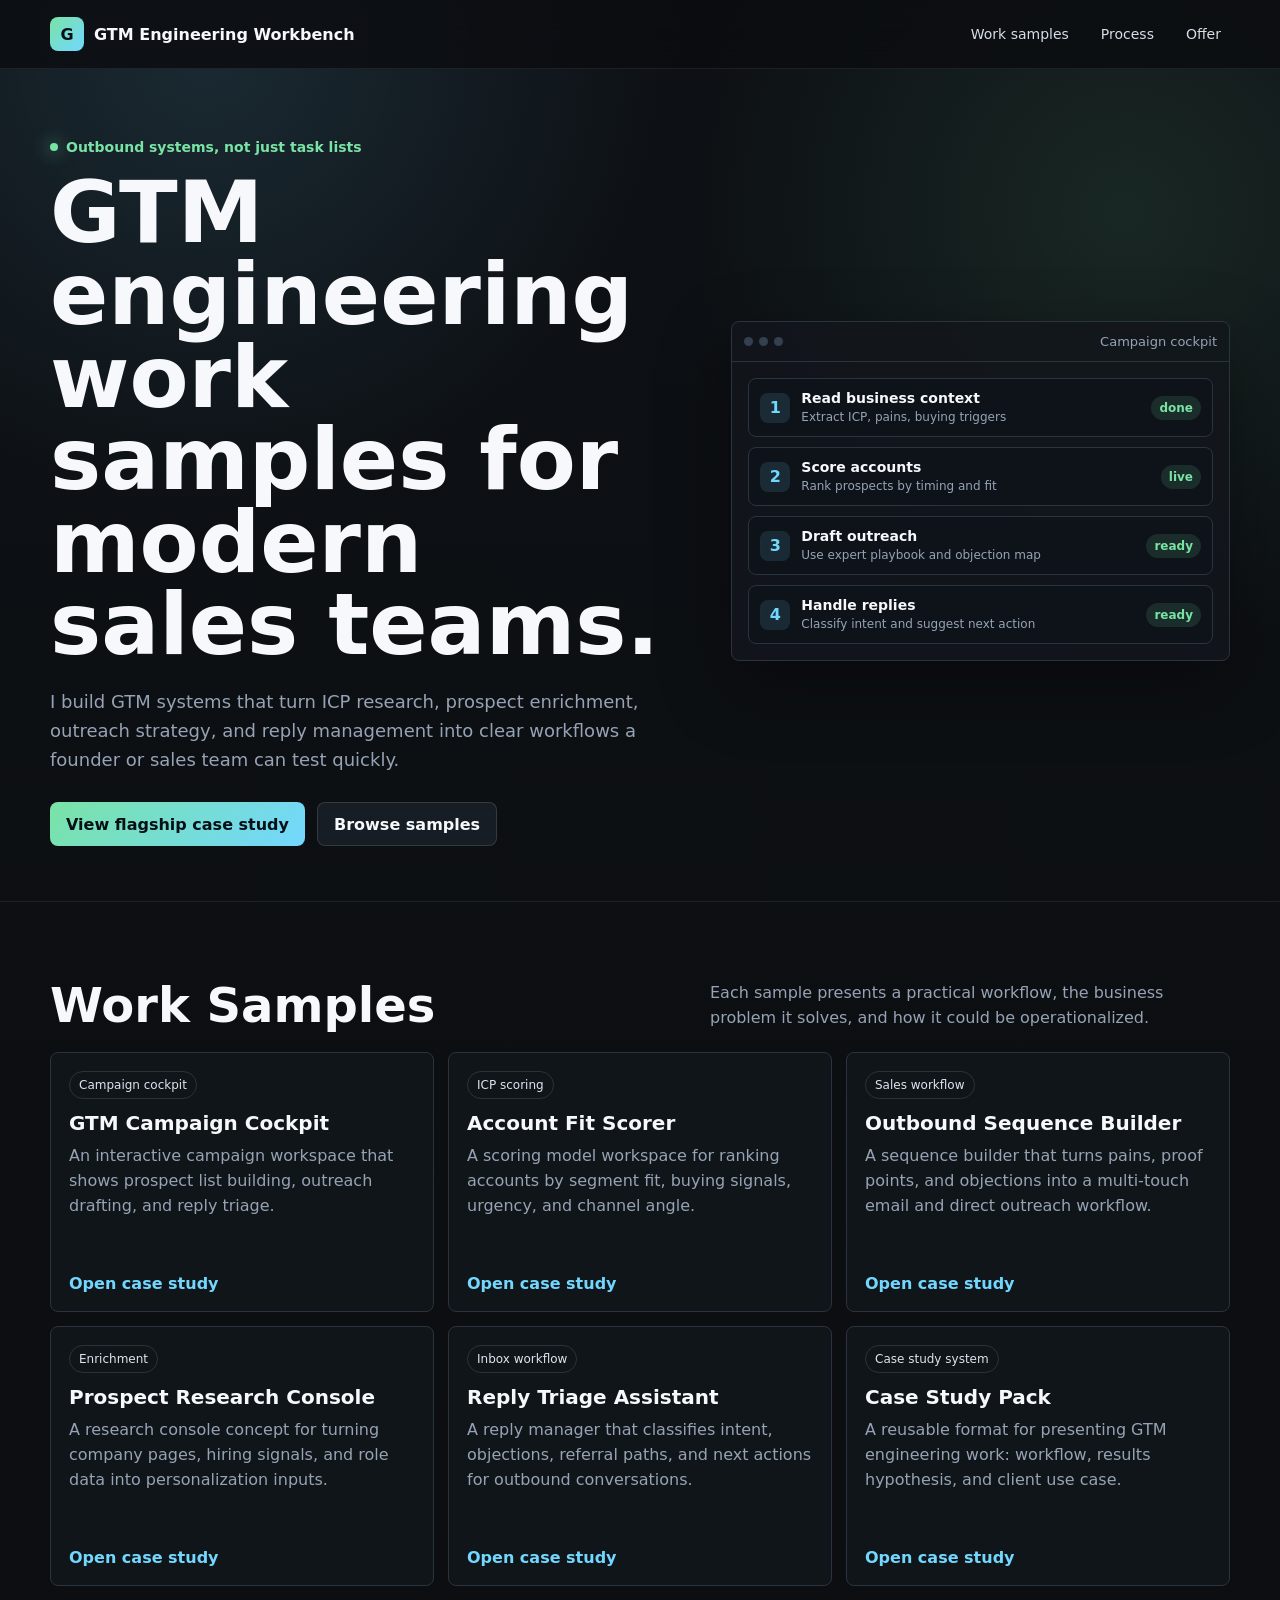
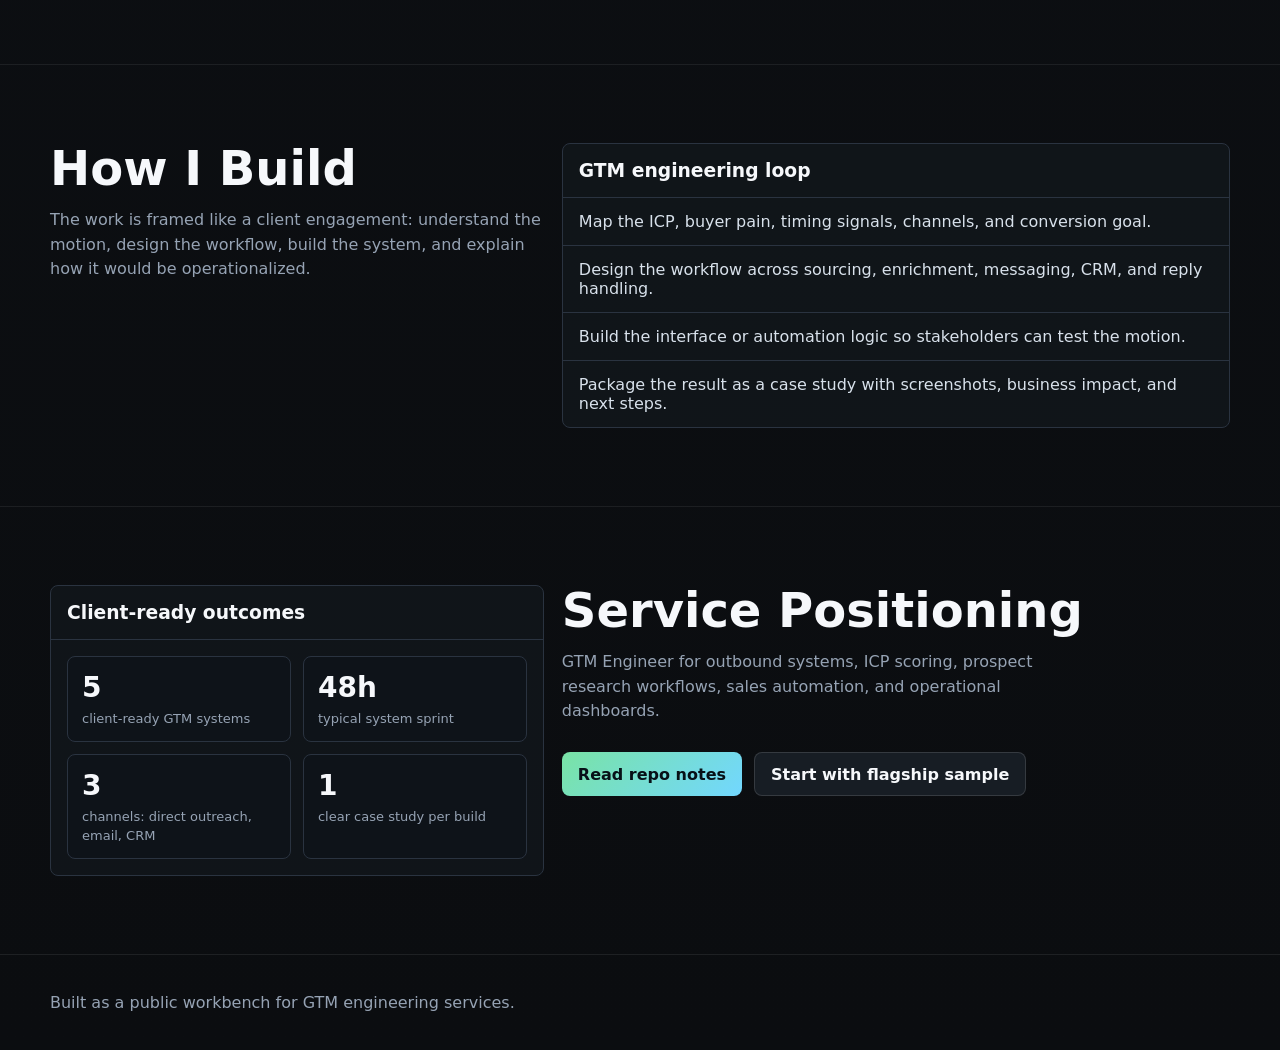
<file: index.html>
<!doctype html>
<html lang="en">
<head>
  <meta charset="utf-8">
  <meta name="viewport" content="width=device-width, initial-scale=1">
  <title>GTM Engineering Workbench</title>
  <meta name="description" content="GTM engineering workbench with outbound systems, ICP scoring, enrichment workflows, and sales operations tools.">
  <style>
    :root {
      --bg: #0b0d10;
      --panel: #12161c;
      --panel-2: #171d24;
      --line: #2a3340;
      --text: #f6f8fb;
      --muted: #96a3b4;
      --green: #79e3a5;
      --cyan: #72d7ff;
      --amber: #ffc55f;
      --coral: #ff8a7a;
    }

    * { box-sizing: border-box; }
    html { scroll-behavior: smooth; }
    body {
      margin: 0;
      font-family: Inter, ui-sans-serif, system-ui, -apple-system, BlinkMacSystemFont, "Segoe UI", sans-serif;
      background:
        radial-gradient(circle at 16% 2%, rgba(114, 215, 255, 0.13), transparent 30rem),
        radial-gradient(circle at 88% 8%, rgba(121, 227, 165, 0.11), transparent 28rem),
        linear-gradient(180deg, #0d1014, var(--bg));
      color: var(--text);
    }

    a { color: inherit; }

    .wrap {
      width: min(1180px, calc(100% - 32px));
      margin: 0 auto;
    }

    header {
      position: sticky;
      top: 0;
      z-index: 10;
      border-bottom: 1px solid rgba(255, 255, 255, 0.08);
      background: rgba(11, 13, 16, 0.82);
      backdrop-filter: blur(18px);
    }

    .nav {
      display: flex;
      align-items: center;
      justify-content: space-between;
      min-height: 68px;
      gap: 18px;
    }

    .brand {
      display: flex;
      align-items: center;
      gap: 10px;
      font-weight: 800;
      letter-spacing: 0;
    }

    .mark {
      display: grid;
      place-items: center;
      width: 34px;
      height: 34px;
      border-radius: 8px;
      background: linear-gradient(135deg, var(--green), var(--cyan));
      color: #071017;
      font-weight: 900;
    }

    .links {
      display: flex;
      align-items: center;
      gap: 14px;
      color: #d6dee8;
      font-size: 14px;
    }

    .links a {
      text-decoration: none;
      padding: 8px 9px;
      border-radius: 8px;
    }

    .links a:hover {
      background: rgba(255, 255, 255, 0.06);
    }

    .hero {
      display: grid;
      grid-template-columns: minmax(0, 1fr) minmax(340px, 0.78fr);
      gap: 42px;
      align-items: center;
      min-height: calc(100vh - 68px);
      padding: 54px 0 42px;
    }

    .eyebrow {
      display: inline-flex;
      align-items: center;
      gap: 8px;
      margin-bottom: 16px;
      color: var(--green);
      font-weight: 750;
      font-size: 14px;
    }

    .eyebrow::before {
      content: "";
      width: 8px;
      height: 8px;
      border-radius: 50%;
      background: currentColor;
      box-shadow: 0 0 18px currentColor;
    }

    h1 {
      margin: 0;
      max-width: 850px;
      font-size: clamp(42px, 7vw, 86px);
      line-height: 0.96;
      letter-spacing: 0;
    }

    .hero p {
      max-width: 690px;
      margin: 22px 0 0;
      color: var(--muted);
      font-size: 18px;
      line-height: 1.6;
    }

    .cta {
      display: flex;
      align-items: center;
      flex-wrap: wrap;
      gap: 12px;
      margin-top: 28px;
    }

    .btn {
      display: inline-flex;
      align-items: center;
      justify-content: center;
      min-height: 44px;
      padding: 0 16px;
      border: 1px solid rgba(255, 255, 255, 0.13);
      border-radius: 8px;
      background: var(--panel-2);
      color: var(--text);
      text-decoration: none;
      font-weight: 750;
    }

    .btn.primary {
      border: 0;
      background: linear-gradient(135deg, var(--green), var(--cyan));
      color: #071017;
    }

    .preview-window {
      border: 1px solid var(--line);
      border-radius: 8px;
      background: rgba(18, 22, 28, 0.84);
      box-shadow: 0 24px 70px rgba(0, 0, 0, 0.36);
      overflow: hidden;
    }

    .window-top {
      display: flex;
      align-items: center;
      justify-content: space-between;
      padding: 12px;
      border-bottom: 1px solid var(--line);
      color: var(--muted);
      font-size: 13px;
    }

    .dots {
      display: flex;
      gap: 6px;
    }

    .dots span {
      width: 9px;
      height: 9px;
      border-radius: 50%;
      background: #344050;
    }

    .agent-body {
      padding: 16px;
    }

    .flow {
      display: grid;
      gap: 10px;
    }

    .flow-item {
      display: grid;
      grid-template-columns: 30px 1fr auto;
      align-items: center;
      gap: 11px;
      padding: 11px;
      border: 1px solid var(--line);
      border-radius: 8px;
      background: #0e1319;
    }

    .num {
      display: grid;
      place-items: center;
      width: 30px;
      height: 30px;
      border-radius: 8px;
      background: rgba(114, 215, 255, 0.12);
      color: var(--cyan);
      font-weight: 800;
    }

    .flow-item strong {
      display: block;
      font-size: 14px;
    }

    .flow-item span {
      color: var(--muted);
      font-size: 12px;
    }

    .pill {
      border-radius: 999px;
      padding: 5px 8px;
      background: rgba(121, 227, 165, 0.12);
      color: var(--green);
      font-size: 12px;
      font-weight: 800;
    }

    section {
      padding: 78px 0;
      border-top: 1px solid rgba(255, 255, 255, 0.07);
    }

    .section-head {
      display: flex;
      align-items: end;
      justify-content: space-between;
      gap: 18px;
      margin-bottom: 22px;
    }

    h2 {
      margin: 0;
      font-size: clamp(28px, 4vw, 48px);
      line-height: 1.05;
      letter-spacing: 0;
    }

    .section-head p {
      max-width: 520px;
      margin: 0;
      color: var(--muted);
      line-height: 1.55;
    }

    .cards {
      display: grid;
      grid-template-columns: repeat(3, minmax(0, 1fr));
      gap: 14px;
    }

    .card {
      display: flex;
      flex-direction: column;
      min-height: 260px;
      padding: 18px;
      border: 1px solid var(--line);
      border-radius: 8px;
      background: rgba(18, 22, 28, 0.82);
    }

    .card h3 {
      margin: 12px 0 9px;
      font-size: 20px;
      letter-spacing: 0;
    }

    .card p {
      margin: 0;
      color: var(--muted);
      line-height: 1.55;
    }

    .card a {
      margin-top: auto;
      color: var(--cyan);
      font-weight: 800;
      text-decoration: none;
    }

    .tag {
      align-self: start;
      border: 1px solid rgba(255, 255, 255, 0.12);
      border-radius: 999px;
      padding: 6px 9px;
      color: #dce5ef;
      font-size: 12px;
    }

    .proof {
      display: grid;
      grid-template-columns: 0.85fr 1.15fr;
      gap: 18px;
      align-items: start;
    }

    .panel {
      border: 1px solid var(--line);
      border-radius: 8px;
      background: rgba(18, 22, 28, 0.82);
      overflow: hidden;
    }

    .panel h3 {
      margin: 0;
      padding: 16px;
      border-bottom: 1px solid var(--line);
    }

    .list {
      display: grid;
      gap: 0;
      margin: 0;
      padding: 0;
      list-style: none;
    }

    .list li {
      padding: 14px 16px;
      border-bottom: 1px solid var(--line);
      color: #d8e1eb;
    }

    .list li:last-child {
      border-bottom: 0;
    }

    .matrix {
      display: grid;
      grid-template-columns: repeat(2, minmax(0, 1fr));
      gap: 12px;
      padding: 16px;
    }

    .metric {
      padding: 14px;
      border: 1px solid var(--line);
      border-radius: 8px;
      background: #0e1319;
    }

    .metric strong {
      display: block;
      margin-bottom: 4px;
      font-size: 28px;
    }

    .metric span {
      color: var(--muted);
      font-size: 13px;
    }

    footer {
      padding: 38px 0;
      border-top: 1px solid rgba(255, 255, 255, 0.08);
      color: var(--muted);
    }

    @media (max-width: 920px) {
      .hero,
      .proof,
      .cards {
        grid-template-columns: 1fr;
      }

      .links {
        display: none;
      }
    }

    @media (max-width: 620px) {
      .section-head {
        align-items: start;
        flex-direction: column;
      }

      .matrix {
        grid-template-columns: 1fr;
      }
    }
  </style>
</head>
<body>
  <header>
    <div class="wrap nav">
      <div class="brand"><span class="mark">G</span><span>GTM Engineering Workbench</span></div>
      <nav class="links" aria-label="Primary">
        <a href="#work">Work samples</a>
        <a href="#process">Process</a>
        <a href="#offer">Offer</a>
      </nav>
    </div>
  </header>

  <main>
    <div class="wrap hero">
      <div>
        <div class="eyebrow">Outbound systems, not just task lists</div>
        <h1>GTM engineering work samples for modern sales teams.</h1>
        <p>I build GTM systems that turn ICP research, prospect enrichment, outreach strategy, and reply management into clear workflows a founder or sales team can test quickly.</p>
        <div class="cta">
          <a class="btn primary" href="case-studies/gtm-campaign-cockpit.html">View flagship case study</a>
          <a class="btn" href="#work">Browse samples</a>
        </div>
      </div>

      <div class="preview-window" aria-label="GTM workflow preview">
        <div class="window-top">
          <div class="dots"><span></span><span></span><span></span></div>
          <span>Campaign cockpit</span>
        </div>
        <div class="agent-body">
          <div class="flow">
            <div class="flow-item"><div class="num">1</div><div><strong>Read business context</strong><span>Extract ICP, pains, buying triggers</span></div><div class="pill">done</div></div>
            <div class="flow-item"><div class="num">2</div><div><strong>Score accounts</strong><span>Rank prospects by timing and fit</span></div><div class="pill">live</div></div>
            <div class="flow-item"><div class="num">3</div><div><strong>Draft outreach</strong><span>Use expert playbook and objection map</span></div><div class="pill">ready</div></div>
            <div class="flow-item"><div class="num">4</div><div><strong>Handle replies</strong><span>Classify intent and suggest next action</span></div><div class="pill">ready</div></div>
          </div>
        </div>
      </div>
    </div>

    <section id="work">
      <div class="wrap">
        <div class="section-head">
          <h2>Work Samples</h2>
          <p>Each sample presents a practical workflow, the business problem it solves, and how it could be operationalized.</p>
        </div>
        <div class="cards">
          <article class="card">
            <span class="tag">Campaign cockpit</span>
            <h3>GTM Campaign Cockpit</h3>
            <p>An interactive campaign workspace that shows prospect list building, outreach drafting, and reply triage.</p>
            <a href="case-studies/gtm-campaign-cockpit.html">Open case study</a>
          </article>
          <article class="card">
            <span class="tag">ICP scoring</span>
            <h3>Account Fit Scorer</h3>
            <p>A scoring model workspace for ranking accounts by segment fit, buying signals, urgency, and channel angle.</p>
            <a href="case-studies/account-fit-scorer.html">Open case study</a>
          </article>
          <article class="card">
            <span class="tag">Sales workflow</span>
            <h3>Outbound Sequence Builder</h3>
            <p>A sequence builder that turns pains, proof points, and objections into a multi-touch email and direct outreach workflow.</p>
            <a href="case-studies/outbound-sequence-builder.html">Open case study</a>
          </article>
          <article class="card">
            <span class="tag">Enrichment</span>
            <h3>Prospect Research Console</h3>
            <p>A research console concept for turning company pages, hiring signals, and role data into personalization inputs.</p>
            <a href="case-studies/prospect-research-console.html">Open case study</a>
          </article>
          <article class="card">
            <span class="tag">Inbox workflow</span>
            <h3>Reply Triage Assistant</h3>
            <p>A reply manager that classifies intent, objections, referral paths, and next actions for outbound conversations.</p>
            <a href="case-studies/reply-triage-assistant.html">Open case study</a>
          </article>
          <article class="card">
            <span class="tag">Case study system</span>
            <h3>Case Study Pack</h3>
            <p>A reusable format for presenting GTM engineering work: workflow, results hypothesis, and client use case.</p>
            <a href="case-studies/case-study-pack.html">Open case study</a>
          </article>
        </div>
      </div>
    </section>

    <section id="process">
      <div class="wrap proof">
        <div class="section-head" style="display:block;margin-bottom:0">
          <h2>How I Build</h2>
          <p style="margin-top:14px">The work is framed like a client engagement: understand the motion, design the workflow, build the system, and explain how it would be operationalized.</p>
        </div>
        <div class="panel">
          <h3>GTM engineering loop</h3>
          <ul class="list">
            <li>Map the ICP, buyer pain, timing signals, channels, and conversion goal.</li>
            <li>Design the workflow across sourcing, enrichment, messaging, CRM, and reply handling.</li>
            <li>Build the interface or automation logic so stakeholders can test the motion.</li>
            <li>Package the result as a case study with screenshots, business impact, and next steps.</li>
          </ul>
        </div>
      </div>
    </section>

    <section id="offer">
      <div class="wrap proof">
        <div class="panel">
          <h3>Client-ready outcomes</h3>
          <div class="matrix">
            <div class="metric"><strong>5</strong><span>client-ready GTM systems</span></div>
            <div class="metric"><strong>48h</strong><span>typical system sprint</span></div>
            <div class="metric"><strong>3</strong><span>channels: direct outreach, email, CRM</span></div>
            <div class="metric"><strong>1</strong><span>clear case study per build</span></div>
          </div>
        </div>
        <div class="section-head" style="display:block;margin-bottom:0">
          <h2>Service Positioning</h2>
          <p style="margin-top:14px">GTM Engineer for outbound systems, ICP scoring, prospect research workflows, sales automation, and operational dashboards.</p>
          <div class="cta">
            <a class="btn primary" href="README.md">Read repo notes</a>
            <a class="btn" href="case-studies/gtm-campaign-cockpit.html">Start with flagship sample</a>
          </div>
        </div>
      </div>
    </section>
  </main>

  <footer>
    <div class="wrap">Built as a public workbench for GTM engineering services.</div>
  </footer>
</body>
</html>
</file>
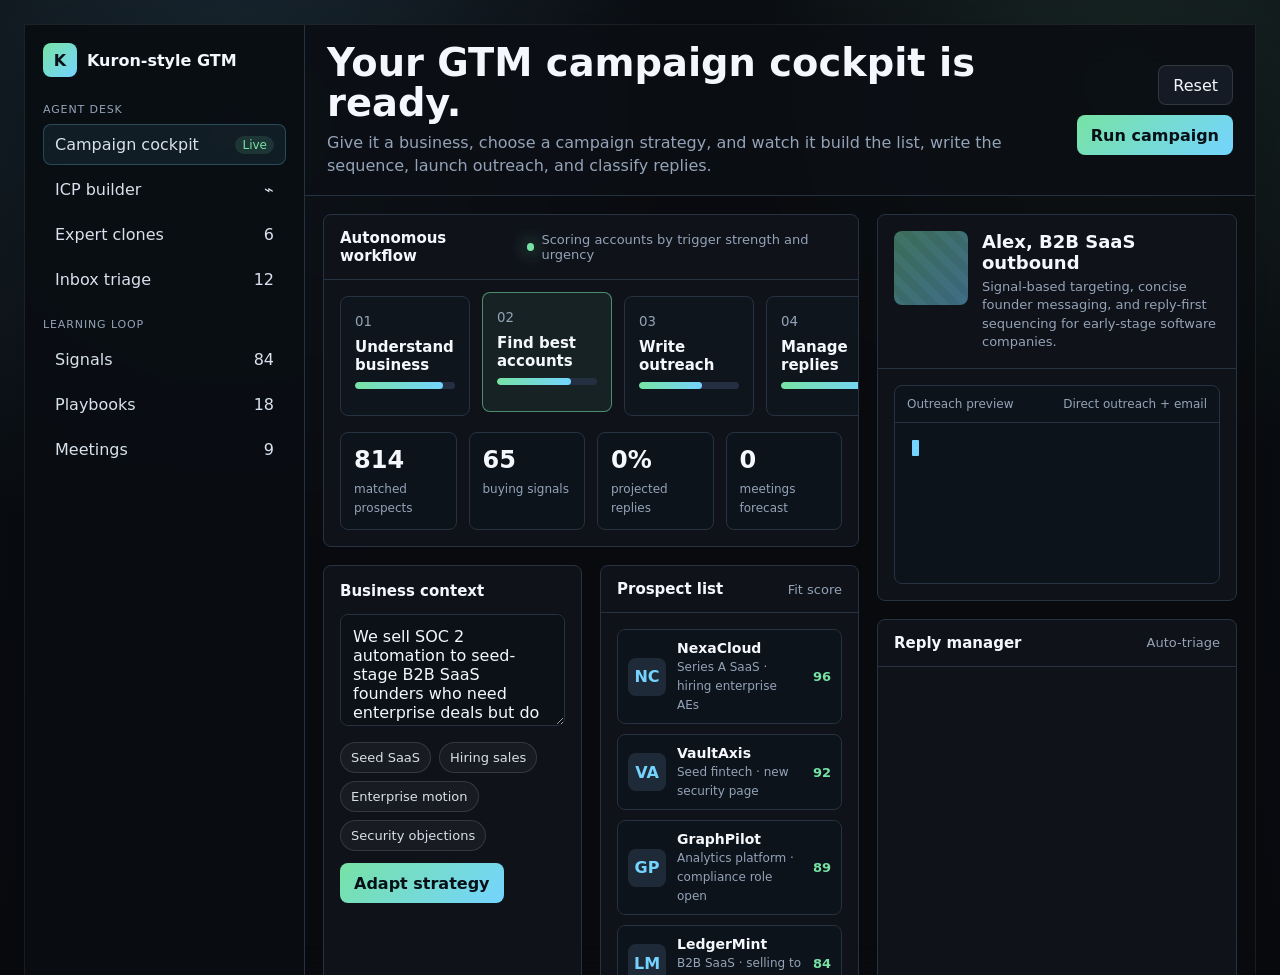
<file: gtm-campaign-cockpit.html>
<!doctype html>
<html lang="en">
<head>
  <meta charset="utf-8">
  <meta name="viewport" content="width=device-width, initial-scale=1">
  <title>GTM Campaign Cockpit</title>
  <style>
    :root {
      color-scheme: dark;
      --bg: #090b0f;
      --panel: #10141b;
      --panel-2: #151b24;
      --line: #263241;
      --text: #f4f7fb;
      --muted: #94a3b8;
      --green: #77e2a4;
      --cyan: #74d4ff;
      --amber: #ffc766;
      --red: #ff7a88;
      --ink: #0b1118;
    }

    * {
      box-sizing: border-box;
    }

    body {
      margin: 0;
      min-height: 100vh;
      font-family: Inter, ui-sans-serif, system-ui, -apple-system, BlinkMacSystemFont, "Segoe UI", sans-serif;
      background:
        radial-gradient(circle at 18% 12%, rgba(116, 212, 255, 0.15), transparent 28rem),
        radial-gradient(circle at 88% 8%, rgba(119, 226, 164, 0.12), transparent 24rem),
        linear-gradient(180deg, #0b0e13, var(--bg));
      color: var(--text);
      overflow-x: hidden;
    }

    button,
    input,
    textarea {
      font: inherit;
    }

    .app {
      width: min(1440px, 100%);
      margin: 0 auto;
      padding: 24px;
    }

    .shell {
      display: grid;
      grid-template-columns: 280px minmax(0, 1fr);
      min-height: calc(100vh - 48px);
      border: 1px solid rgba(255, 255, 255, 0.08);
      background: rgba(9, 11, 15, 0.72);
      backdrop-filter: blur(18px);
      box-shadow: 0 30px 80px rgba(0, 0, 0, 0.34);
    }

    .sidebar {
      border-right: 1px solid var(--line);
      padding: 18px;
      background: rgba(10, 14, 20, 0.88);
    }

    .brand {
      display: flex;
      align-items: center;
      gap: 10px;
      margin-bottom: 26px;
      font-weight: 750;
      letter-spacing: 0;
    }

    .mark {
      display: grid;
      place-items: center;
      width: 34px;
      height: 34px;
      border-radius: 8px;
      background: linear-gradient(135deg, var(--green), var(--cyan));
      color: var(--ink);
      font-weight: 900;
    }

    .nav-label {
      margin: 18px 0 8px;
      font-size: 11px;
      color: var(--muted);
      text-transform: uppercase;
      letter-spacing: 0.08em;
    }

    .nav-item {
      display: flex;
      align-items: center;
      justify-content: space-between;
      gap: 10px;
      width: 100%;
      margin: 4px 0;
      padding: 10px 11px;
      border: 1px solid transparent;
      border-radius: 8px;
      background: transparent;
      color: #d8e1ec;
      text-align: left;
      cursor: pointer;
    }

    .nav-item.active,
    .nav-item:hover {
      border-color: rgba(116, 212, 255, 0.24);
      background: rgba(116, 212, 255, 0.08);
    }

    .badge {
      min-width: 24px;
      padding: 2px 7px;
      border-radius: 999px;
      background: rgba(119, 226, 164, 0.12);
      color: var(--green);
      font-size: 12px;
      text-align: center;
    }

    .main {
      display: grid;
      grid-template-rows: auto minmax(0, 1fr);
      min-width: 0;
    }

    .topbar {
      display: flex;
      align-items: center;
      justify-content: space-between;
      gap: 18px;
      padding: 18px 22px;
      border-bottom: 1px solid var(--line);
      background: rgba(12, 16, 22, 0.72);
    }

    .title h1 {
      margin: 0;
      font-size: clamp(22px, 3vw, 40px);
      line-height: 1.05;
      letter-spacing: 0;
    }

    .title p {
      margin: 7px 0 0;
      max-width: 700px;
      color: var(--muted);
      line-height: 1.45;
    }

    .actions {
      display: flex;
      align-items: center;
      gap: 10px;
      flex-wrap: wrap;
      justify-content: flex-end;
    }

    .btn {
      display: inline-flex;
      align-items: center;
      justify-content: center;
      gap: 8px;
      min-height: 40px;
      padding: 0 14px;
      border: 1px solid rgba(255, 255, 255, 0.12);
      border-radius: 8px;
      background: var(--panel-2);
      color: var(--text);
      cursor: pointer;
    }

    .btn.primary {
      border: 0;
      background: linear-gradient(135deg, var(--green), var(--cyan));
      color: #061017;
      font-weight: 800;
    }

    .workspace {
      display: grid;
      grid-template-columns: minmax(0, 1.25fr) minmax(360px, 0.75fr);
      gap: 18px;
      padding: 18px;
      min-height: 0;
    }

    .panel {
      border: 1px solid var(--line);
      border-radius: 8px;
      background: rgba(16, 20, 27, 0.88);
      overflow: hidden;
    }

    .panel-head {
      display: flex;
      align-items: center;
      justify-content: space-between;
      gap: 12px;
      padding: 14px 16px;
      border-bottom: 1px solid var(--line);
    }

    .panel-head h2 {
      margin: 0;
      font-size: 15px;
      letter-spacing: 0;
    }

    .status {
      display: inline-flex;
      align-items: center;
      gap: 7px;
      color: var(--muted);
      font-size: 13px;
    }

    .dot {
      width: 8px;
      height: 8px;
      border-radius: 50%;
      background: var(--green);
      box-shadow: 0 0 18px var(--green);
      animation: pulse 1.2s ease-in-out infinite;
    }

    .flow {
      position: relative;
      display: grid;
      grid-template-columns: repeat(4, minmax(130px, 1fr));
      gap: 12px;
      padding: 16px;
    }

    .step {
      min-height: 120px;
      padding: 14px;
      border: 1px solid var(--line);
      border-radius: 8px;
      background: #0f151d;
      transition: transform 0.3s ease, border-color 0.3s ease, background 0.3s ease;
    }

    .step.active {
      transform: translateY(-4px);
      border-color: rgba(119, 226, 164, 0.56);
      background: rgba(119, 226, 164, 0.08);
    }

    .step small {
      color: var(--muted);
    }

    .step strong {
      display: block;
      margin: 8px 0;
      font-size: 15px;
    }

    .meter {
      height: 7px;
      border-radius: 99px;
      background: #243041;
      overflow: hidden;
    }

    .meter span {
      display: block;
      height: 100%;
      width: var(--value);
      border-radius: inherit;
      background: linear-gradient(90deg, var(--green), var(--cyan));
    }

    .grid {
      display: grid;
      grid-template-columns: 1fr 1fr;
      gap: 18px;
      margin-top: 18px;
    }

    .business {
      padding: 16px;
    }

    .business textarea {
      width: 100%;
      min-height: 112px;
      resize: vertical;
      border: 1px solid var(--line);
      border-radius: 8px;
      padding: 12px;
      background: #0c1118;
      color: var(--text);
      outline: none;
    }

    .chips {
      display: flex;
      flex-wrap: wrap;
      gap: 8px;
      margin: 12px 0;
    }

    .chip {
      border: 1px solid rgba(255, 255, 255, 0.12);
      border-radius: 999px;
      padding: 7px 10px;
      background: rgba(255, 255, 255, 0.04);
      color: #d7e0ea;
      font-size: 13px;
    }

    .leads {
      display: grid;
      gap: 10px;
      padding: 16px;
    }

    .lead {
      display: grid;
      grid-template-columns: 38px 1fr auto;
      align-items: center;
      gap: 11px;
      padding: 10px;
      border: 1px solid var(--line);
      border-radius: 8px;
      background: #0d131b;
      opacity: 0;
      transform: translateY(8px);
      animation: arrive 0.45s ease forwards;
    }

    .avatar {
      display: grid;
      place-items: center;
      width: 38px;
      height: 38px;
      border-radius: 8px;
      background: #1e2a38;
      color: var(--cyan);
      font-weight: 800;
    }

    .lead strong,
    .reply strong {
      display: block;
      font-size: 14px;
    }

    .lead span,
    .reply span {
      color: var(--muted);
      font-size: 12px;
    }

    .score {
      color: var(--green);
      font-size: 13px;
      font-weight: 750;
    }

    .right-col {
      display: grid;
      grid-template-rows: auto 1fr;
      gap: 18px;
      min-height: 0;
    }

    .expert {
      display: grid;
      grid-template-columns: 74px 1fr;
      gap: 14px;
      padding: 16px;
    }

    .portrait {
      width: 74px;
      height: 74px;
      border-radius: 8px;
      background:
        linear-gradient(135deg, rgba(119, 226, 164, 0.42), rgba(116, 212, 255, 0.42)),
        repeating-linear-gradient(45deg, #182331 0 8px, #111820 8px 16px);
    }

    .expert h3 {
      margin: 0 0 5px;
      font-size: 18px;
    }

    .expert p {
      margin: 0;
      color: var(--muted);
      line-height: 1.42;
      font-size: 13px;
    }

    .message {
      padding: 16px;
      border-top: 1px solid var(--line);
    }

    .message-card {
      border: 1px solid var(--line);
      border-radius: 8px;
      background: #0d131b;
      overflow: hidden;
    }

    .message-meta {
      display: flex;
      justify-content: space-between;
      gap: 10px;
      padding: 11px 12px;
      border-bottom: 1px solid var(--line);
      color: var(--muted);
      font-size: 12px;
    }

    .message-body {
      min-height: 160px;
      padding: 14px;
      line-height: 1.55;
      color: #dce6f1;
    }

    .typed::after {
      content: "";
      display: inline-block;
      width: 7px;
      height: 1em;
      margin-left: 3px;
      border-radius: 1px;
      background: var(--cyan);
      vertical-align: -2px;
      animation: blink 0.8s step-end infinite;
    }

    .replies {
      display: grid;
      gap: 10px;
      padding: 16px;
      max-height: 340px;
      overflow: auto;
    }

    .reply {
      display: grid;
      gap: 6px;
      padding: 12px;
      border: 1px solid var(--line);
      border-radius: 8px;
      background: #0d131b;
    }

    .intent {
      justify-self: start;
      padding: 4px 8px;
      border-radius: 999px;
      background: rgba(255, 199, 102, 0.12);
      color: var(--amber);
      font-size: 12px;
      font-weight: 700;
    }

    .kpis {
      display: grid;
      grid-template-columns: repeat(4, 1fr);
      gap: 12px;
      padding: 0 16px 16px;
    }

    .kpi {
      padding: 13px;
      border: 1px solid var(--line);
      border-radius: 8px;
      background: #0d131b;
    }

    .kpi strong {
      display: block;
      margin-bottom: 4px;
      font-size: 24px;
    }

    .kpi span {
      color: var(--muted);
      font-size: 12px;
    }

    @keyframes pulse {
      0%, 100% { opacity: 0.55; transform: scale(0.86); }
      50% { opacity: 1; transform: scale(1); }
    }

    @keyframes arrive {
      to {
        opacity: 1;
        transform: translateY(0);
      }
    }

    @keyframes blink {
      50% { opacity: 0; }
    }

    @media (max-width: 1100px) {
      .shell,
      .workspace,
      .grid {
        grid-template-columns: 1fr;
      }

      .sidebar {
        display: none;
      }

      .workspace {
        min-height: auto;
      }
    }

    @media (max-width: 720px) {
      .app {
        padding: 0;
      }

      .shell,
      .panel {
        border-radius: 0;
      }

      .topbar {
        align-items: flex-start;
        flex-direction: column;
      }

      .actions {
        justify-content: flex-start;
      }

      .flow,
      .kpis {
        grid-template-columns: 1fr 1fr;
      }
    }
  </style>
</head>
<body>
  <div class="app">
    <div class="shell">
      <aside class="sidebar">
        <div class="brand"><span class="mark">K</span><span>Kuron-style GTM</span></div>
        <div class="nav-label">Agent desk</div>
        <button class="nav-item active">Campaign cockpit <span class="badge">Live</span></button>
        <button class="nav-item">ICP builder <span>⌁</span></button>
        <button class="nav-item">Expert clones <span>6</span></button>
        <button class="nav-item">Inbox triage <span>12</span></button>
        <div class="nav-label">Learning loop</div>
        <button class="nav-item">Signals <span>84</span></button>
        <button class="nav-item">Playbooks <span>18</span></button>
        <button class="nav-item">Meetings <span>9</span></button>
      </aside>

      <main class="main">
        <header class="topbar">
          <div class="title">
            <h1>Your GTM campaign cockpit is ready.</h1>
            <p>Give it a business, choose a campaign strategy, and watch it build the list, write the sequence, launch outreach, and classify replies.</p>
          </div>
          <div class="actions">
            <button class="btn" id="resetBtn">Reset</button>
            <button class="btn primary" id="runBtn">Run campaign</button>
          </div>
        </header>

        <section class="workspace">
          <div>
            <section class="panel">
              <div class="panel-head">
                <h2>Autonomous workflow</h2>
                <div class="status"><span class="dot"></span><span id="statusText">Ready to build campaign</span></div>
              </div>
              <div class="flow" id="flow">
                <div class="step active" data-step="0">
                  <small>01</small>
                  <strong>Understand business</strong>
                  <div class="meter"><span style="--value: 88%"></span></div>
                </div>
                <div class="step" data-step="1">
                  <small>02</small>
                  <strong>Find best accounts</strong>
                  <div class="meter"><span style="--value: 74%"></span></div>
                </div>
                <div class="step" data-step="2">
                  <small>03</small>
                  <strong>Write outreach</strong>
                  <div class="meter"><span style="--value: 63%"></span></div>
                </div>
                <div class="step" data-step="3">
                  <small>04</small>
                  <strong>Manage replies</strong>
                  <div class="meter"><span style="--value: 91%"></span></div>
                </div>
              </div>
              <div class="kpis">
                <div class="kpi"><strong id="kpiLeads">0</strong><span>matched prospects</span></div>
                <div class="kpi"><strong id="kpiSignals">0</strong><span>buying signals</span></div>
                <div class="kpi"><strong id="kpiReply">0%</strong><span>projected replies</span></div>
                <div class="kpi"><strong id="kpiMeetings">0</strong><span>meetings forecast</span></div>
              </div>
            </section>

            <div class="grid">
              <section class="panel business">
                <div class="panel-head" style="padding:0 0 14px;border-bottom:0">
                  <h2>Business context</h2>
                </div>
                <textarea id="context">We sell SOC 2 automation to seed-stage B2B SaaS founders who need enterprise deals but do not have a compliance team.</textarea>
                <div class="chips" id="chips">
                  <span class="chip">Seed SaaS</span>
                  <span class="chip">Hiring sales</span>
                  <span class="chip">Enterprise motion</span>
                  <span class="chip">Security objections</span>
                </div>
                <button class="btn primary" id="adaptBtn">Adapt strategy</button>
              </section>

              <section class="panel">
                <div class="panel-head">
                  <h2>Prospect list</h2>
                  <span class="status">Fit score</span>
                </div>
                <div class="leads" id="leadList"></div>
              </section>
            </div>
          </div>

          <aside class="right-col">
            <section class="panel">
              <div class="expert">
                <div class="portrait" aria-hidden="true"></div>
                <div>
                  <h3>Alex, B2B SaaS outbound</h3>
                  <p>Signal-based targeting, concise founder messaging, and reply-first sequencing for early-stage software companies.</p>
                </div>
              </div>
              <div class="message">
                <div class="message-card">
                  <div class="message-meta">
                    <span>Outreach preview</span>
                    <span>Direct outreach + email</span>
                  </div>
                  <div class="message-body typed" id="messageBody"></div>
                </div>
              </div>
            </section>

            <section class="panel">
              <div class="panel-head">
                <h2>Reply manager</h2>
                <span class="status">Auto-triage</span>
              </div>
              <div class="replies" id="replies"></div>
            </section>
          </aside>
        </section>
      </main>
    </div>
  </div>

  <script>
    const prospects = [
      ["NC", "NexaCloud", "Series A SaaS · hiring enterprise AEs", "96"],
      ["VA", "VaultAxis", "Seed fintech · new security page", "92"],
      ["GP", "GraphPilot", "Analytics platform · compliance role open", "89"],
      ["LM", "LedgerMint", "B2B SaaS · selling to healthcare", "84"],
      ["QB", "QueryBase", "Devtools · SOC 2 mentioned by CTO", "81"]
    ];

    const replies = [
      ["NexaCloud", "Interested, but we need to understand implementation time before Q4 procurement.", "Buying intent"],
      ["VaultAxis", "Can you send something I can forward to our CEO and security lead?", "Multi-thread"],
      ["GraphPilot", "We are comparing tools next week. What makes you different from Vanta?", "Objection"],
      ["LedgerMint", "Not this quarter. Circle back when our enterprise pilot starts.", "Nurture"]
    ];

    const stages = [
      "Reading business context and extracting buyer pains",
      "Scoring accounts by trigger strength and urgency",
      "Drafting expert-directed outreach sequence",
      "Classifying replies and recommending next actions"
    ];

    const message = `Saw you are hiring enterprise AEs while pushing into larger accounts.

One pattern we keep seeing: founders are ready to sell upmarket, but SOC 2 questions slow down the first serious deal.

We help seed-stage SaaS teams get audit-ready without adding a compliance function.

Worth comparing notes on where security review is creating friction?`;

    const leadList = document.querySelector("#leadList");
    const repliesEl = document.querySelector("#replies");
    const messageBody = document.querySelector("#messageBody");
    const statusText = document.querySelector("#statusText");
    const steps = [...document.querySelectorAll(".step")];
    const kpis = {
      leads: document.querySelector("#kpiLeads"),
      signals: document.querySelector("#kpiSignals"),
      reply: document.querySelector("#kpiReply"),
      meetings: document.querySelector("#kpiMeetings")
    };

    let timers = [];

    function clearTimers() {
      timers.forEach(clearTimeout);
      timers = [];
    }

    function setStage(index) {
      steps.forEach((step, i) => step.classList.toggle("active", i === index));
      statusText.textContent = stages[index];
    }

    function animateNumber(node, target, suffix = "") {
      const start = performance.now();
      const duration = 900;
      function tick(now) {
        const progress = Math.min((now - start) / duration, 1);
        const value = Math.round(target * (1 - Math.pow(1 - progress, 3)));
        node.textContent = value + suffix;
        if (progress < 1) requestAnimationFrame(tick);
      }
      requestAnimationFrame(tick);
    }

    function typeMessage() {
      messageBody.textContent = "";
      [...message].forEach((char, index) => {
        timers.push(setTimeout(() => {
          messageBody.textContent += char;
        }, 18 * index));
      });
    }

    function renderLeads() {
      leadList.innerHTML = "";
      prospects.forEach((lead, index) => {
        timers.push(setTimeout(() => {
          const item = document.createElement("div");
          item.className = "lead";
          item.style.animationDelay = "0s";
          item.innerHTML = `
            <div class="avatar">${lead[0]}</div>
            <div><strong>${lead[1]}</strong><span>${lead[2]}</span></div>
            <div class="score">${lead[3]}</div>
          `;
          leadList.appendChild(item);
        }, index * 180));
      });
    }

    function renderReplies() {
      repliesEl.innerHTML = "";
      replies.forEach((reply, index) => {
        timers.push(setTimeout(() => {
          const item = document.createElement("div");
          item.className = "reply";
          item.innerHTML = `
            <strong>${reply[0]}</strong>
            <span>${reply[1]}</span>
            <div class="intent">${reply[2]}</div>
          `;
          repliesEl.appendChild(item);
        }, index * 260));
      });
    }

    function runCampaign() {
      clearTimers();
      leadList.innerHTML = "";
      repliesEl.innerHTML = "";
      messageBody.textContent = "";
      setStage(0);
      animateNumber(kpis.leads, 0);
      animateNumber(kpis.signals, 0);
      animateNumber(kpis.reply, 0, "%");
      animateNumber(kpis.meetings, 0);

      timers.push(setTimeout(() => setStage(1), 700));
      timers.push(setTimeout(() => {
        renderLeads();
        animateNumber(kpis.leads, 842);
        animateNumber(kpis.signals, 67);
      }, 900));
      timers.push(setTimeout(() => setStage(2), 2100));
      timers.push(setTimeout(() => {
        typeMessage();
        animateNumber(kpis.reply, 8, "%");
      }, 2300));
      timers.push(setTimeout(() => setStage(3), 4900));
      timers.push(setTimeout(() => {
        renderReplies();
        animateNumber(kpis.meetings, 14);
        statusText.textContent = "Campaign launched. Agent is learning from replies.";
      }, 5200));
    }

    function reset() {
      clearTimers();
      leadList.innerHTML = "";
      repliesEl.innerHTML = "";
      messageBody.textContent = "";
      setStage(0);
      statusText.textContent = "Ready to build campaign";
      kpis.leads.textContent = "0";
      kpis.signals.textContent = "0";
      kpis.reply.textContent = "0%";
      kpis.meetings.textContent = "0";
    }

    document.querySelector("#runBtn").addEventListener("click", runCampaign);
    document.querySelector("#resetBtn").addEventListener("click", reset);
    document.querySelector("#adaptBtn").addEventListener("click", () => {
      document.querySelector("#chips").innerHTML = `
        <span class="chip">Founder-led sales</span>
        <span class="chip">SOC 2 urgency</span>
        <span class="chip">Enterprise blockers</span>
        <span class="chip">Procurement timing</span>
      `;
      runCampaign();
    });

    runCampaign();
  </script>
</body>
</html>
</file>
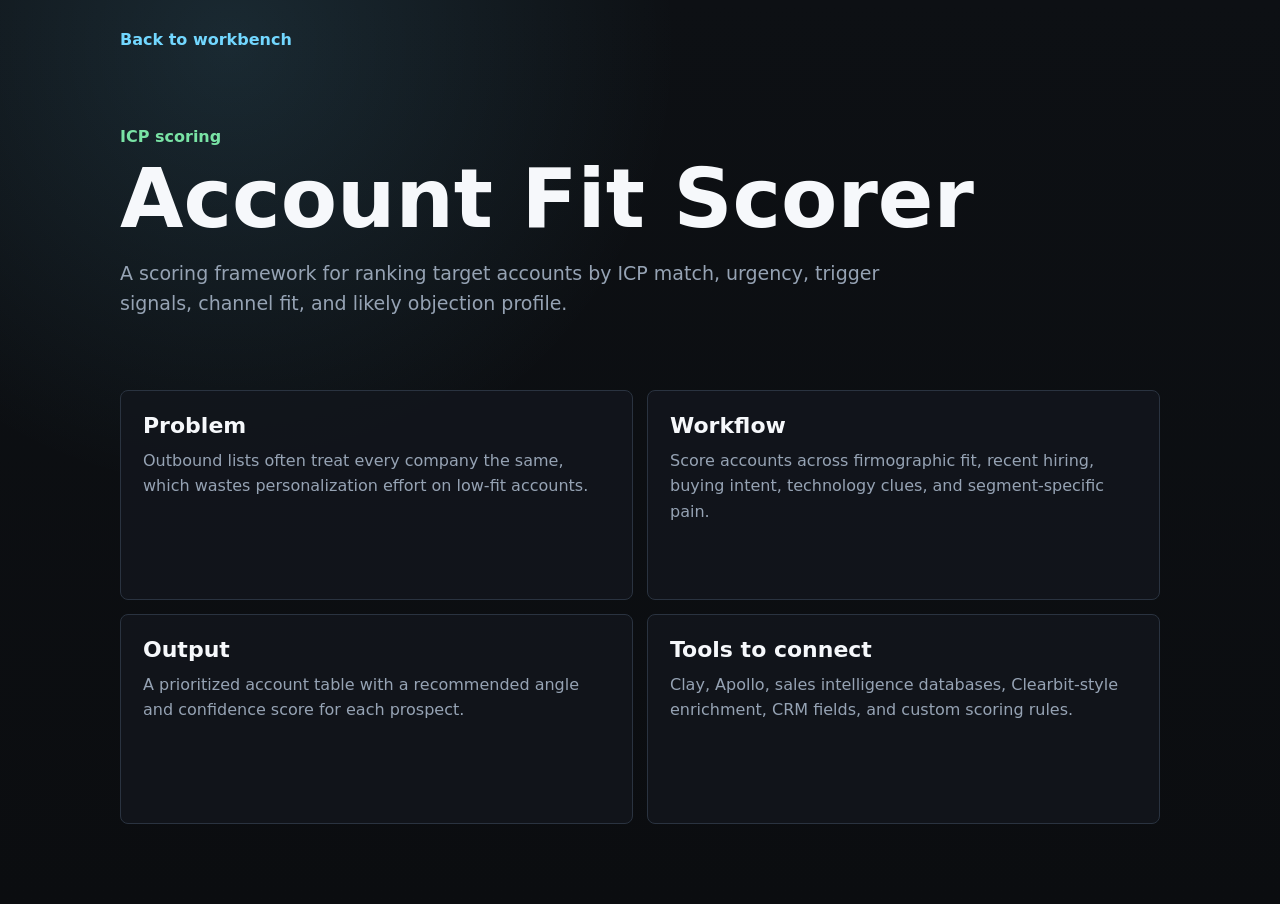
<file: case-studies/account-fit-scorer.html>
<!doctype html>
<html lang="en">
<head>
  <meta charset="utf-8">
  <meta name="viewport" content="width=device-width, initial-scale=1">
  <title>Case Study: Account Fit Scorer</title>
  <link rel="stylesheet" href="../style.css">
</head>
<body>
  <main class="case">
    <a class="back" href="../index.html">Back to workbench</a>
    <header class="case-hero">
      <p class="label">ICP scoring</p>
      <h1>Account Fit Scorer</h1>
      <p>A scoring framework for ranking target accounts by ICP match, urgency, trigger signals, channel fit, and likely objection profile.</p>
    </header>
    <section class="case-grid">
      <article><h2>Problem</h2><p>Outbound lists often treat every company the same, which wastes personalization effort on low-fit accounts.</p></article>
      <article><h2>Workflow</h2><p>Score accounts across firmographic fit, recent hiring, buying intent, technology clues, and segment-specific pain.</p></article>
      <article><h2>Output</h2><p>A prioritized account table with a recommended angle and confidence score for each prospect.</p></article>
      <article><h2>Tools to connect</h2><p>Clay, Apollo, sales intelligence databases, Clearbit-style enrichment, CRM fields, and custom scoring rules.</p></article>
    </section>
  </main>
</body>
</html>
</file>
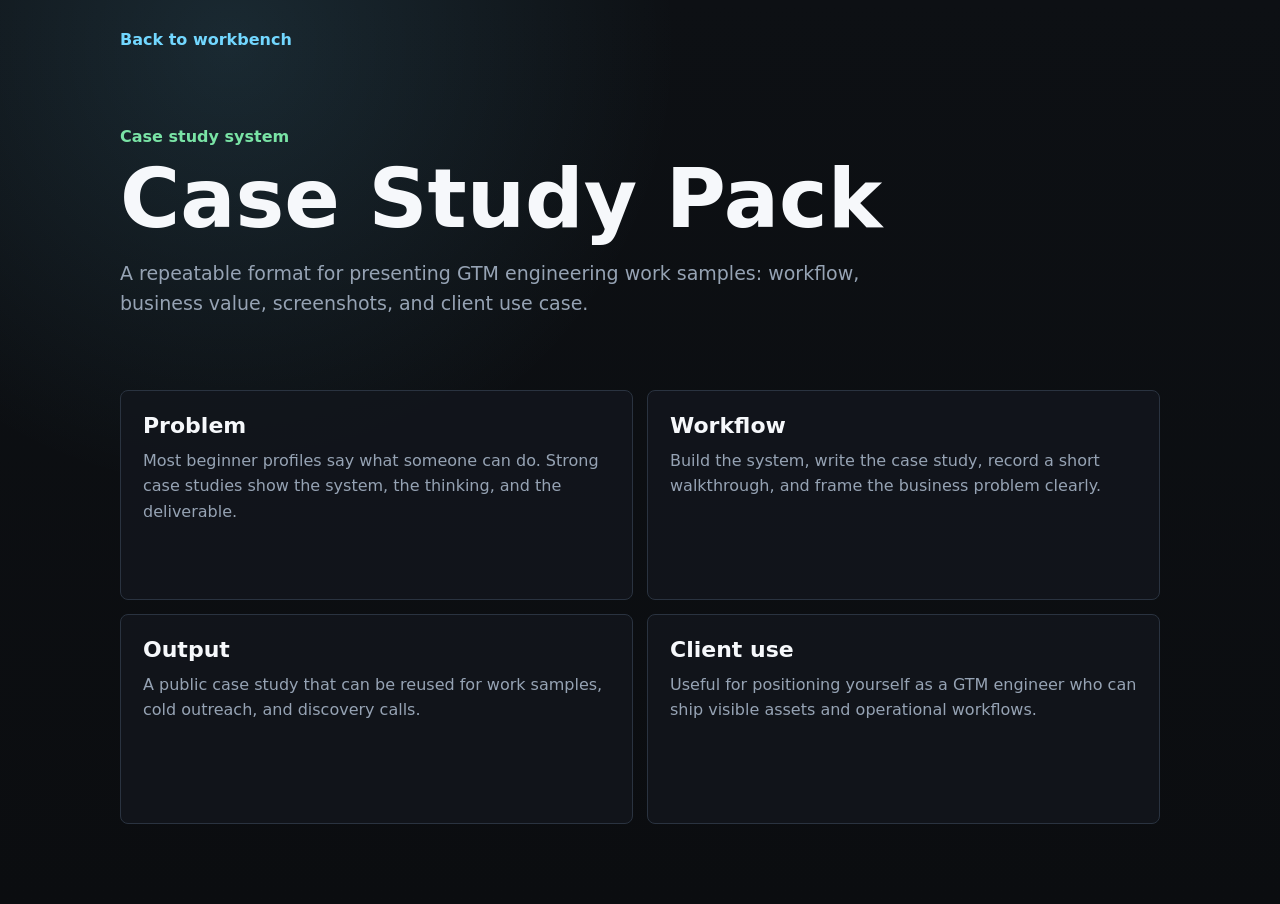
<file: case-studies/case-study-pack.html>
<!doctype html>
<html lang="en">
<head>
  <meta charset="utf-8">
  <meta name="viewport" content="width=device-width, initial-scale=1">
  <title>Case Study: Case Study Pack</title>
  <link rel="stylesheet" href="../style.css">
</head>
<body>
  <main class="case">
    <a class="back" href="../index.html">Back to workbench</a>
    <header class="case-hero">
      <p class="label">Case study system</p>
      <h1>Case Study Pack</h1>
      <p>A repeatable format for presenting GTM engineering work samples: workflow, business value, screenshots, and client use case.</p>
    </header>
    <section class="case-grid">
      <article><h2>Problem</h2><p>Most beginner profiles say what someone can do. Strong case studies show the system, the thinking, and the deliverable.</p></article>
      <article><h2>Workflow</h2><p>Build the system, write the case study, record a short walkthrough, and frame the business problem clearly.</p></article>
      <article><h2>Output</h2><p>A public case study that can be reused for work samples, cold outreach, and discovery calls.</p></article>
      <article><h2>Client use</h2><p>Useful for positioning yourself as a GTM engineer who can ship visible assets and operational workflows.</p></article>
    </section>
  </main>
</body>
</html>
</file>
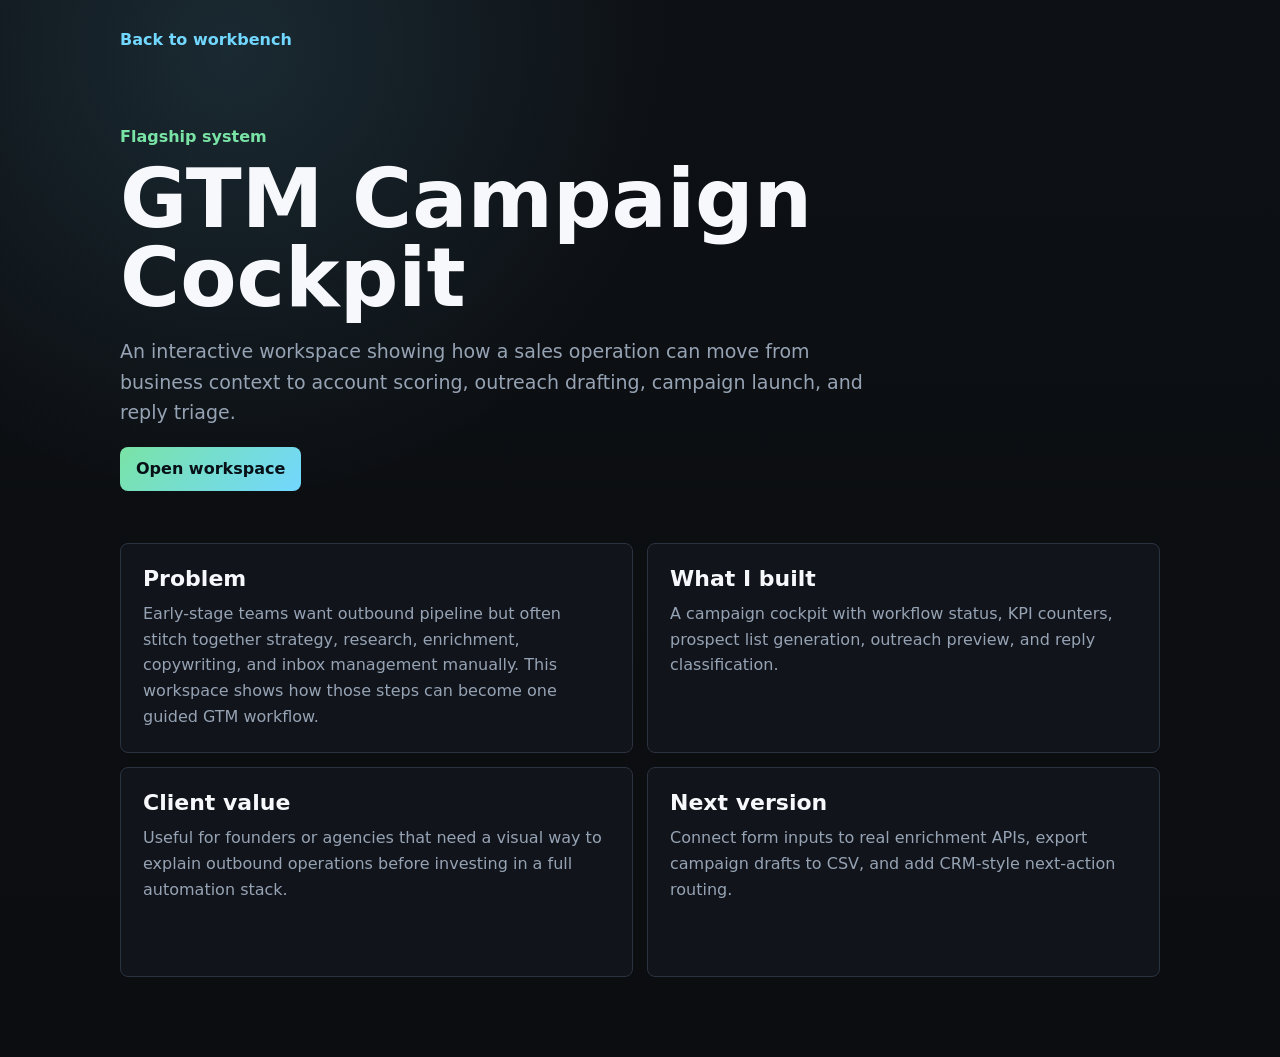
<file: case-studies/gtm-campaign-cockpit.html>
<!doctype html>
<html lang="en">
<head>
  <meta charset="utf-8">
  <meta name="viewport" content="width=device-width, initial-scale=1">
  <title>Case Study: GTM Campaign Cockpit</title>
  <link rel="stylesheet" href="../style.css">
</head>
<body>
  <main class="case">
    <a class="back" href="../index.html">Back to workbench</a>
    <header class="case-hero">
      <p class="label">Flagship system</p>
      <h1>GTM Campaign Cockpit</h1>
      <p>An interactive workspace showing how a sales operation can move from business context to account scoring, outreach drafting, campaign launch, and reply triage.</p>
      <a class="btn primary" href="../gtm-campaign-cockpit.html">Open workspace</a>
    </header>
    <section class="case-grid">
      <article>
        <h2>Problem</h2>
        <p>Early-stage teams want outbound pipeline but often stitch together strategy, research, enrichment, copywriting, and inbox management manually. This workspace shows how those steps can become one guided GTM workflow.</p>
      </article>
      <article>
        <h2>What I built</h2>
        <p>A campaign cockpit with workflow status, KPI counters, prospect list generation, outreach preview, and reply classification.</p>
      </article>
      <article>
        <h2>Client value</h2>
        <p>Useful for founders or agencies that need a visual way to explain outbound operations before investing in a full automation stack.</p>
      </article>
      <article>
        <h2>Next version</h2>
        <p>Connect form inputs to real enrichment APIs, export campaign drafts to CSV, and add CRM-style next-action routing.</p>
      </article>
    </section>
  </main>
</body>
</html>
</file>
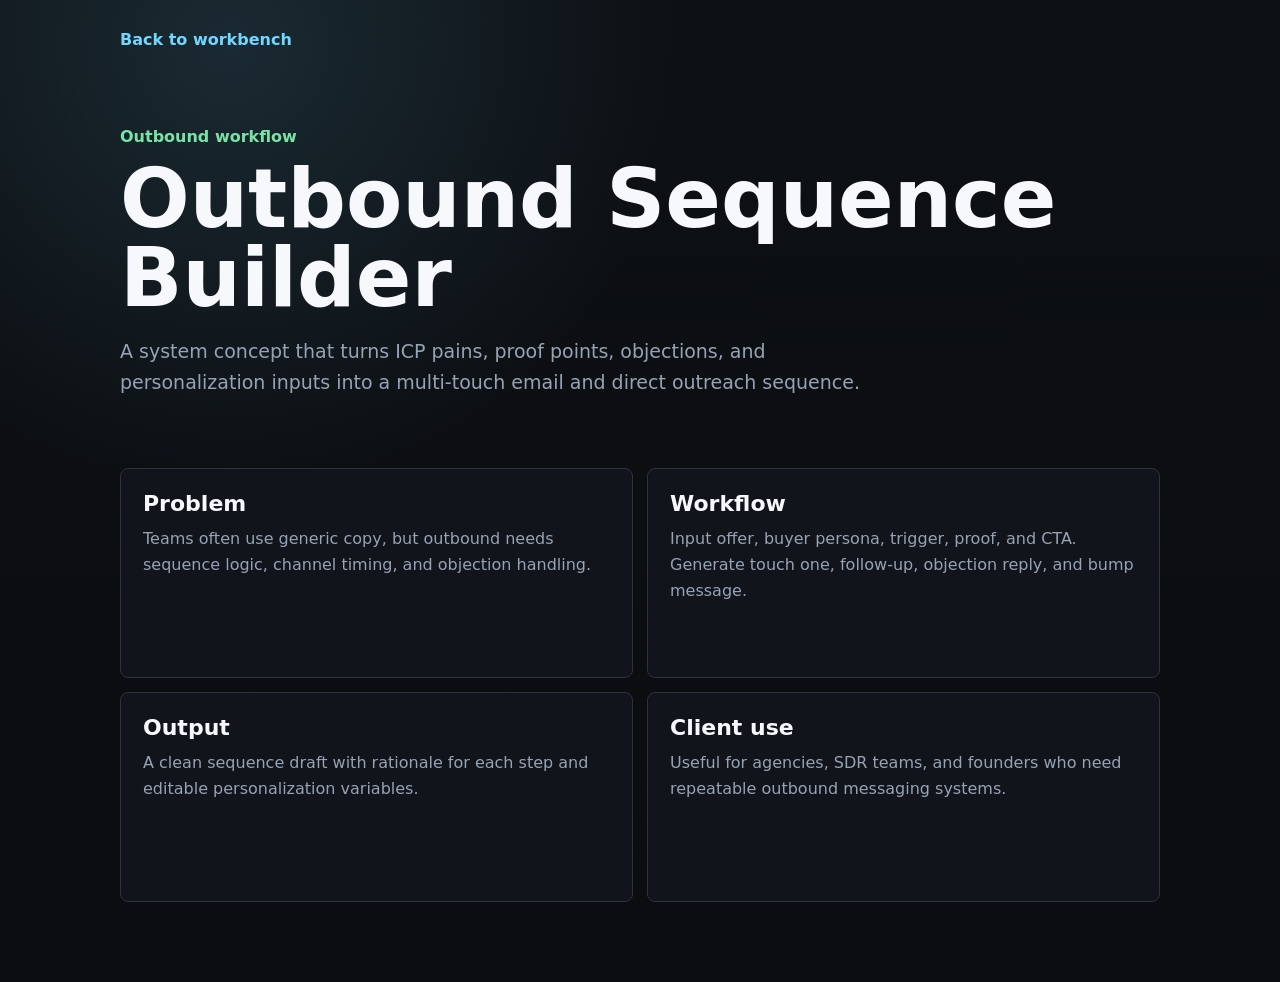
<file: case-studies/outbound-sequence-builder.html>
<!doctype html>
<html lang="en">
<head>
  <meta charset="utf-8">
  <meta name="viewport" content="width=device-width, initial-scale=1">
  <title>Case Study: Outbound Sequence Builder</title>
  <link rel="stylesheet" href="../style.css">
</head>
<body>
  <main class="case">
    <a class="back" href="../index.html">Back to workbench</a>
    <header class="case-hero">
      <p class="label">Outbound workflow</p>
      <h1>Outbound Sequence Builder</h1>
      <p>A system concept that turns ICP pains, proof points, objections, and personalization inputs into a multi-touch email and direct outreach sequence.</p>
    </header>
    <section class="case-grid">
      <article><h2>Problem</h2><p>Teams often use generic copy, but outbound needs sequence logic, channel timing, and objection handling.</p></article>
      <article><h2>Workflow</h2><p>Input offer, buyer persona, trigger, proof, and CTA. Generate touch one, follow-up, objection reply, and bump message.</p></article>
      <article><h2>Output</h2><p>A clean sequence draft with rationale for each step and editable personalization variables.</p></article>
      <article><h2>Client use</h2><p>Useful for agencies, SDR teams, and founders who need repeatable outbound messaging systems.</p></article>
    </section>
  </main>
</body>
</html>
</file>
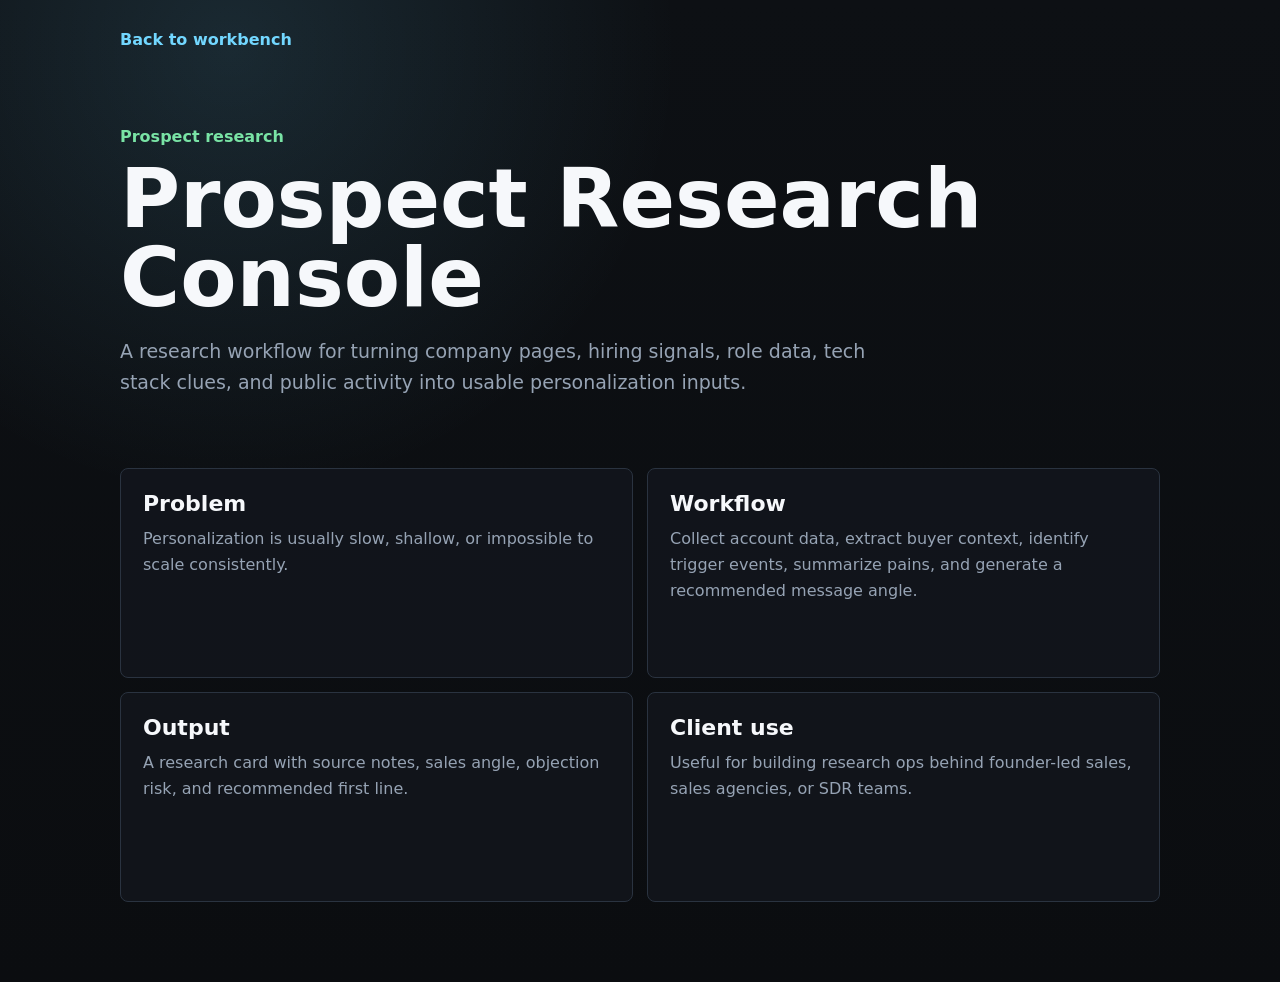
<file: case-studies/prospect-research-console.html>
<!doctype html>
<html lang="en">
<head>
  <meta charset="utf-8">
  <meta name="viewport" content="width=device-width, initial-scale=1">
  <title>Case Study: Prospect Research Console</title>
  <link rel="stylesheet" href="../style.css">
</head>
<body>
  <main class="case">
    <a class="back" href="../index.html">Back to workbench</a>
    <header class="case-hero">
      <p class="label">Prospect research</p>
      <h1>Prospect Research Console</h1>
      <p>A research workflow for turning company pages, hiring signals, role data, tech stack clues, and public activity into usable personalization inputs.</p>
    </header>
    <section class="case-grid">
      <article><h2>Problem</h2><p>Personalization is usually slow, shallow, or impossible to scale consistently.</p></article>
      <article><h2>Workflow</h2><p>Collect account data, extract buyer context, identify trigger events, summarize pains, and generate a recommended message angle.</p></article>
      <article><h2>Output</h2><p>A research card with source notes, sales angle, objection risk, and recommended first line.</p></article>
      <article><h2>Client use</h2><p>Useful for building research ops behind founder-led sales, sales agencies, or SDR teams.</p></article>
    </section>
  </main>
</body>
</html>
</file>
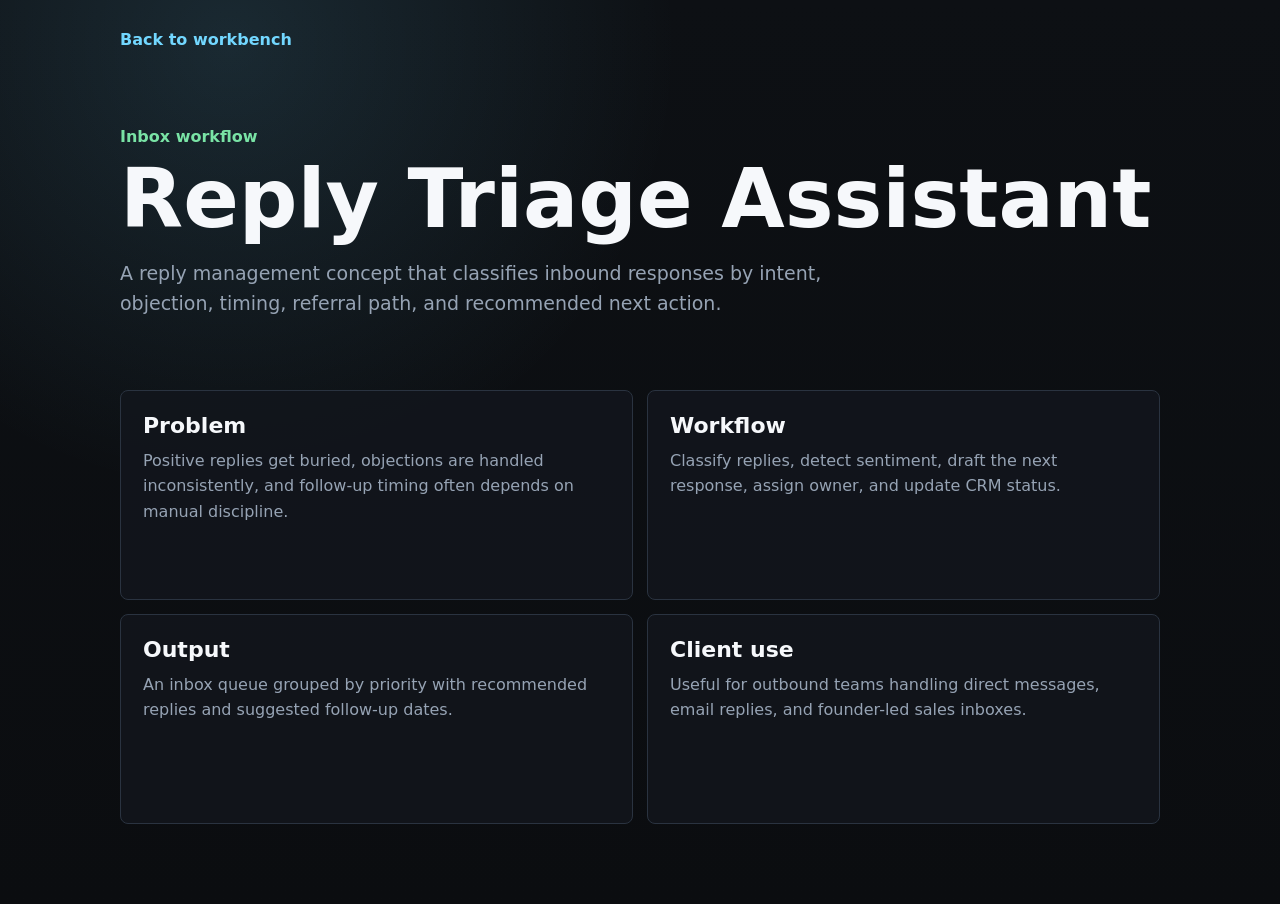
<file: case-studies/reply-triage-assistant.html>
<!doctype html>
<html lang="en">
<head>
  <meta charset="utf-8">
  <meta name="viewport" content="width=device-width, initial-scale=1">
  <title>Case Study: Reply Triage Assistant</title>
  <link rel="stylesheet" href="../style.css">
</head>
<body>
  <main class="case">
    <a class="back" href="../index.html">Back to workbench</a>
    <header class="case-hero">
      <p class="label">Inbox workflow</p>
      <h1>Reply Triage Assistant</h1>
      <p>A reply management concept that classifies inbound responses by intent, objection, timing, referral path, and recommended next action.</p>
    </header>
    <section class="case-grid">
      <article><h2>Problem</h2><p>Positive replies get buried, objections are handled inconsistently, and follow-up timing often depends on manual discipline.</p></article>
      <article><h2>Workflow</h2><p>Classify replies, detect sentiment, draft the next response, assign owner, and update CRM status.</p></article>
      <article><h2>Output</h2><p>An inbox queue grouped by priority with recommended replies and suggested follow-up dates.</p></article>
      <article><h2>Client use</h2><p>Useful for outbound teams handling direct messages, email replies, and founder-led sales inboxes.</p></article>
    </section>
  </main>
</body>
</html>
</file>
<file: style.css>
:root {
  color-scheme: dark;
  --bg: #0b0d10;
  --panel: #12161c;
  --line: #2a3340;
  --text: #f6f8fb;
  --muted: #96a3b4;
  --green: #79e3a5;
  --cyan: #72d7ff;
}

* { box-sizing: border-box; }

body {
  margin: 0;
  min-height: 100vh;
  font-family: Inter, ui-sans-serif, system-ui, -apple-system, BlinkMacSystemFont, "Segoe UI", sans-serif;
  background:
    radial-gradient(circle at 18% 5%, rgba(114, 215, 255, 0.13), transparent 28rem),
    linear-gradient(180deg, #0d1014, var(--bg));
  color: var(--text);
}

.case {
  width: min(1040px, calc(100% - 32px));
  margin: 0 auto;
  padding: 30px 0 80px;
}

.back {
  display: inline-flex;
  margin-bottom: 38px;
  color: var(--cyan);
  text-decoration: none;
  font-weight: 800;
}

.case-hero {
  padding: 40px 0 52px;
}

.label {
  margin: 0 0 14px;
  color: var(--green);
  font-weight: 850;
}

h1 {
  margin: 0;
  font-size: clamp(42px, 8vw, 82px);
  line-height: 0.96;
  letter-spacing: 0;
}

.case-hero p:not(.label) {
  max-width: 760px;
  color: var(--muted);
  font-size: 19px;
  line-height: 1.6;
}

.btn {
  display: inline-flex;
  align-items: center;
  justify-content: center;
  min-height: 44px;
  padding: 0 16px;
  border-radius: 8px;
  color: #071017;
  background: linear-gradient(135deg, var(--green), var(--cyan));
  text-decoration: none;
  font-weight: 850;
}

.case-grid {
  display: grid;
  grid-template-columns: repeat(2, minmax(0, 1fr));
  gap: 14px;
}

article {
  min-height: 210px;
  padding: 22px;
  border: 1px solid var(--line);
  border-radius: 8px;
  background: rgba(18, 22, 28, 0.86);
}

h2 {
  margin: 0 0 10px;
  font-size: 22px;
  letter-spacing: 0;
}

article p {
  margin: 0;
  color: var(--muted);
  line-height: 1.62;
}

@media (max-width: 760px) {
  .case-grid {
    grid-template-columns: 1fr;
  }
}
</file>
